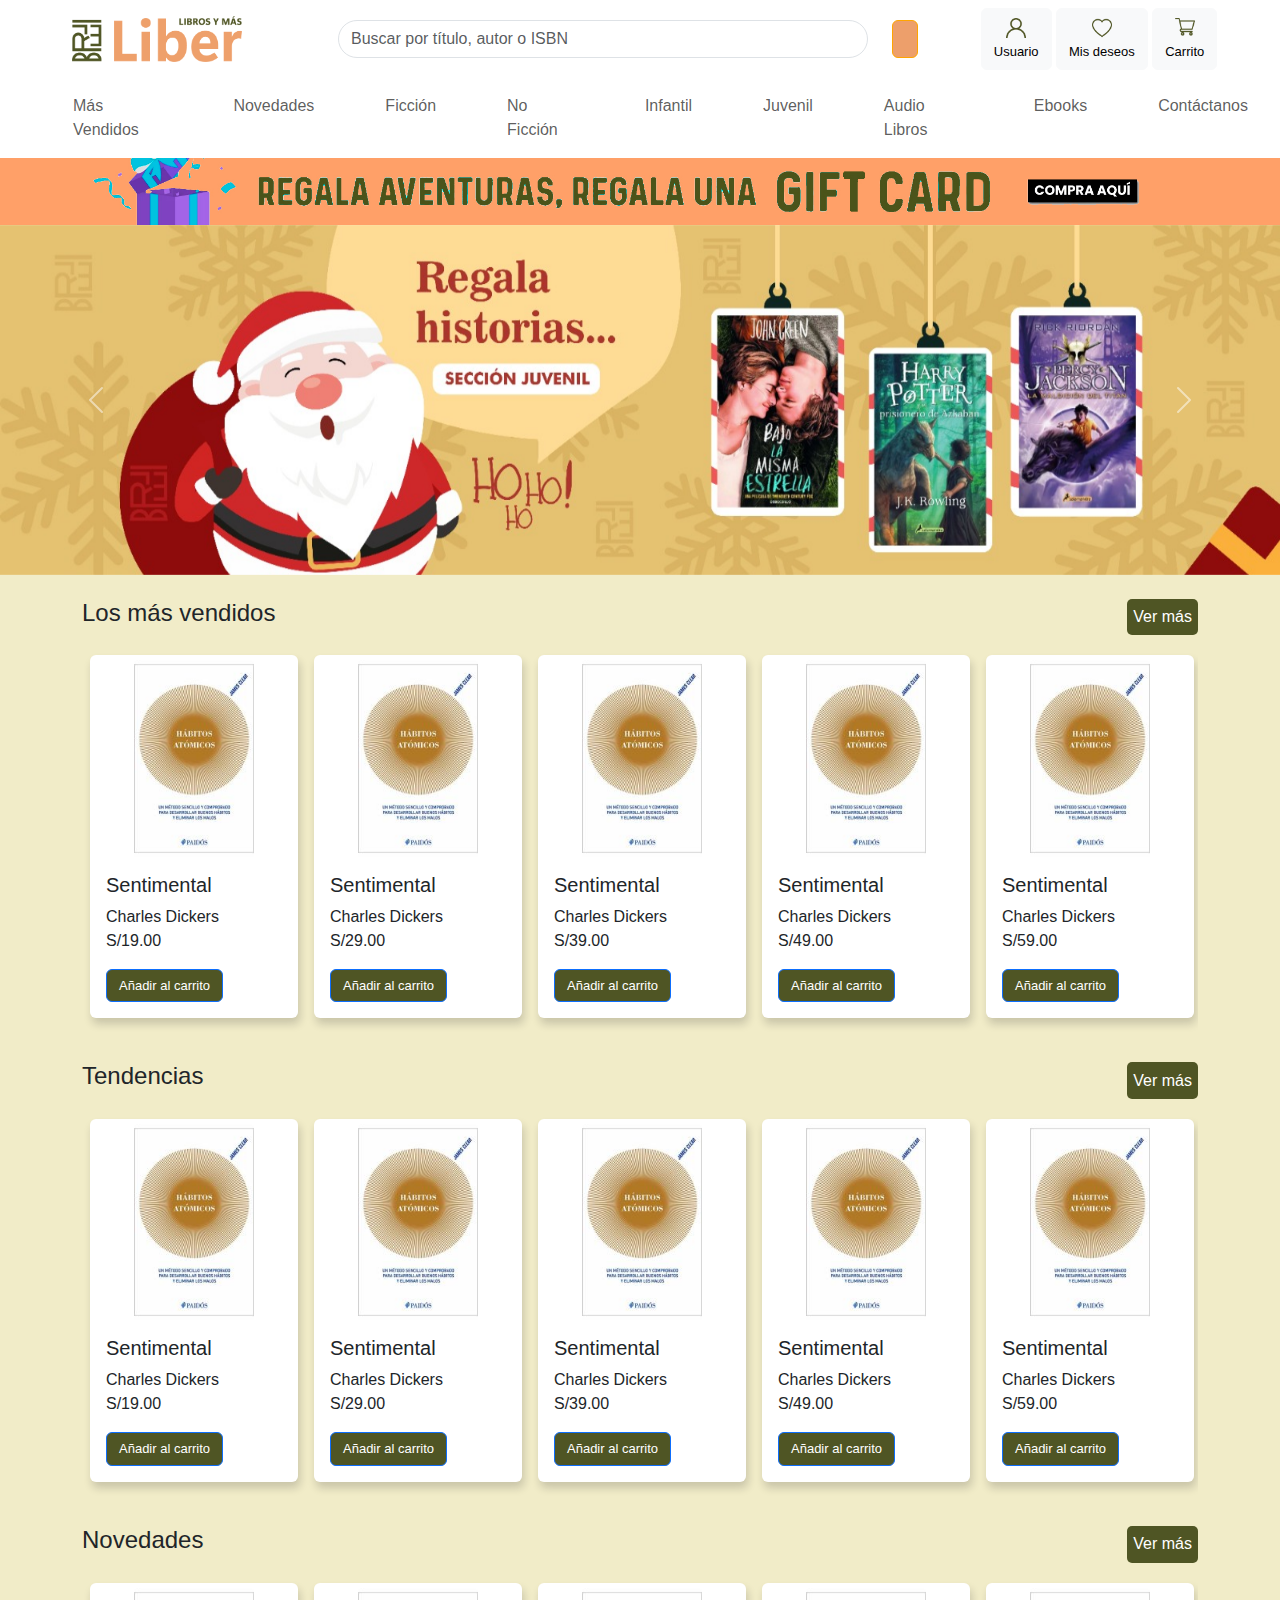
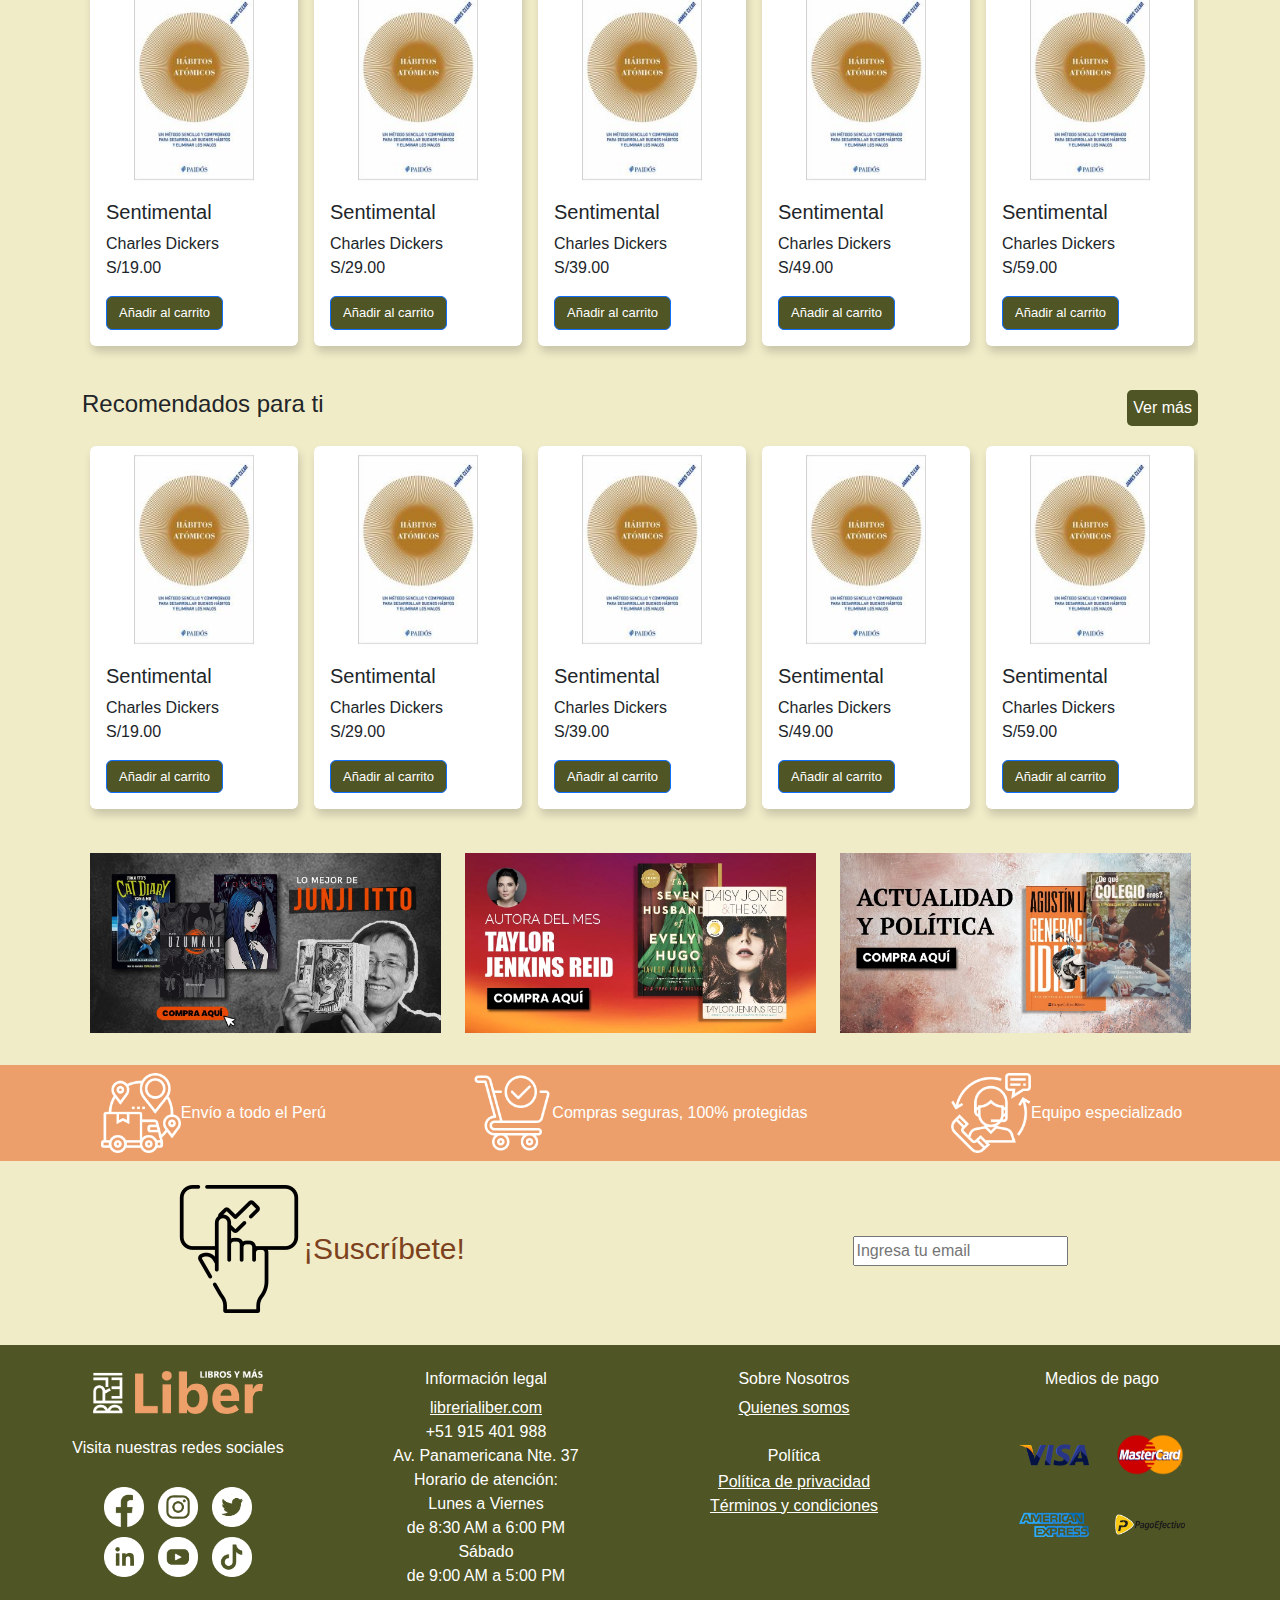
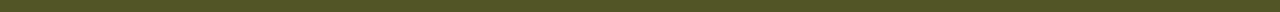
<file: index.html>
<!DOCTYPE html>
<html lang="es">

<head>
    <meta charset="UTF-8">
    <meta name="viewport" content="width=device-width, initial-scale=1.0">
    <title>Librería Liber</title>
    <link rel="icon" href="img/letra-l.png">
    <link rel="stylesheet" href="https://cdnjs.cloudflare.com/ajax/libs/font-awesome/6.4.2/css/all.min.css"
        integrity="sha512-z3gLpd7yknf1YoNbCzqRKc4qyor8gaKU1qmn+CShxbuBusANI9QpRohGBreCFkKxLhei6S9CQXFEbbKuqLg0DA=="
        crossorigin="anonymous" referrerpolicy="no-referrer" />
    <link rel="stylesheet" href="css/bootstrap.min.css">
    <link rel="stylesheet" href="css/misEstilos.css">
</head>

<body id="grid">
    <!-- ENCABEZADO -->
    <header id="encabezado" class="container-fluid">
        <div class="row">
            <!-- fila 1 -->
            <div class="row py-2">
                <div class="col-lg-3 d-flex align-items-center justify-content-center">
                    <img id="logo" class="img-fluid" src="img/LibreriaReccursoLogo (1).png" alt="Liber">
                </div>
                <div class="col-lg-6 d-flex align-items-center justify-content-center">
                    <nav class="navbar">
                        <div class="container-fluid">
                            <form class="d-flex" role="search">
                                <input id="busqueda" class="form-control me-4" type="search"
                                    placeholder="Buscar por título, autor o ISBN" size="100%" aria-label="Search">
                                <button id="botonBusqueda" class="btn btn-outline-success" type="submit"><i
                                        class="fa-solid fa-magnifying-glass" style="color: 4F5524;"></i></button>
                            </form>
                        </div>
                    </nav>
                </div>
                <div class="col-lg-3 d-flex justify-content-center align-items-center">
                    <div>
                        <button type="button" class="btn btn-light"><img id="imgEnc" src="img/usuario.png"
                                alt=""><br><span id="letraEnc">Usuario</span></button>
                        <button type="button" class="btn btn-light"><img id="imgEnc" src="img/corazon.png"
                                alt=""><br><span id="letraEnc">Mis deseos</span></button>
                        <button type="button" class="btn btn-light"><img id="imgEnc" src="img/carrito-de-compras.png"
                                alt=""><br><span id="letraEnc">Carrito</span></button>
                    </div>
                </div>
            </div>
            <!-- fila2 -->
            <nav class="row container navbar navbar-expand-lg  bg-white">
                <div class="container d-flex justify-content-center align-items-center">
                    <div id="market"></div>
                    <div class="navbar-brand " style="color: #7c421d;" href="#">Menú</div>
                    <button class="navbar-toggler" type="button" data-bs-toggle="collapse"
                        data-bs-target="#navbarSupportedContent" aria-controls="navbarSupportedContent"
                        aria-expanded="false" aria-label="Toggle navigation">
                        <span class="navbar-toggler-icon"></span>
                    </button>
                    <div  class="collapse navbar-collapse " id="navbarSupportedContent">
                        <ul id="barraEnc" style="margin-left: 10px;" class="navbar-nav me-auto mb-2 mb-lg-0 d-flex ">
                            <li  class="nav-item5 dropdown">
                                <a class="nav-link " href="#" id="navbarDropdown" role="button"
                                    data-bs-toggle="dropdown" aria-expanded="false">
                                    Más Vendidos
                                </a>
                                <ul class="dropdown-menu">
                                    <li><a class="dropdown-item" href="#">Action</a></li>
                                    <li><a class="dropdown-item" href="#">Another action</a></li>
                                    <li>
                                        <hr class="dropdown-divider">
                                    </li>
                                    <li><a class="dropdown-item" href="#">Something else here</a></li>
                                </ul>
                            </li>
                            <li class="nav-item5 dropdown">
                                <a class="nav-link " href="#" id="navbarDropdown" role="button"
                                    data-bs-toggle="dropdown" aria-expanded="false">
                                    Novedades
                                </a>
                                <ul class="dropdown-menu">
                                    <li><a class="dropdown-item" href="#">Action</a></li>
                                    <li><a class="dropdown-item" href="#">Another action</a></li>
                                    <li>
                                        <hr class="dropdown-divider">
                                    </li>
                                    <li><a class="dropdown-item" href="#">Something else here</a></li>
                                </ul>
                            </li>
                            <li class="nav-item5 dropdown">
                                <a class="nav-link " href="#" id="navbarDropdown" role="button"
                                    data-bs-toggle="dropdown" aria-expanded="false">
                                    Ficción
                                </a>
                                <ul class="dropdown-menu">
                                    <li><a class="dropdown-item" href="#">Action</a></li>
                                    <li><a class="dropdown-item" href="#">Another action</a></li>
                                    <li>
                                        <hr class="dropdown-divider">
                                    </li>
                                    <li><a class="dropdown-item" href="#">Something else here</a></li>
                                </ul>
                            </li>
                            <li class="nav-item5 dropdown">
                                <a class="nav-link " href="#" id="navbarDropdown" role="button"
                                    data-bs-toggle="dropdown" aria-expanded="false">
                                    No Ficción
                                </a>
                                <ul class="dropdown-menu">
                                    <li><a class="dropdown-item" href="#">Action</a></li>
                                    <li><a class="dropdown-item" href="#">Another action</a></li>
                                    <li>
                                        <hr class="dropdown-divider">
                                    </li>
                                    <li><a class="dropdown-item" href="#">Something else here</a></li>
                                </ul>
                            </li>
                            <li class="nav-item5 dropdown">
                                <a class="nav-link " href="#" id="navbarDropdown" role="button"
                                    data-bs-toggle="dropdown" aria-expanded="false">
                                    Infantil
                                </a>
                                <ul class="dropdown-menu">
                                    <li><a class="dropdown-item" href="#">Action</a></li>
                                    <li><a class="dropdown-item" href="#">Another action</a></li>
                                    <li>
                                        <hr class="dropdown-divider">
                                    </li>
                                    <li><a class="dropdown-item" href="#">Something else here</a></li>
                                </ul>
                            </li>
                            <li class="nav-item5 dropdown">
                                <a class="nav-link " href="#" id="navbarDropdown" role="button"
                                    data-bs-toggle="dropdown" aria-expanded="false">
                                    Juvenil
                                </a>
                                <ul class="dropdown-menu">
                                    <li><a class="dropdown-item" href="#">Action</a></li>
                                    <li><a class="dropdown-item" href="#">Another action</a></li>
                                    <li>
                                        <hr class="dropdown-divider">
                                    </li>
                                    <li><a class="dropdown-item" href="#">Something else here</a></li>
                                </ul>
                            </li>
                            <li class="nav-item5 dropdown">
                                <a class="nav-link " href="#" id="navbarDropdown" role="button"
                                    data-bs-toggle="dropdown" aria-expanded="false">
                                    Audio Libros
                                </a>
                                <ul class="dropdown-menu">
                                    <li><a class="dropdown-item" href="#">Action</a></li>
                                    <li><a class="dropdown-item" href="#">Another action</a></li>
                                    <li>
                                        <hr class="dropdown-divider">
                                    </li>
                                    <li><a class="dropdown-item" href="#">Something else here</a></li>
                                </ul>
                            </li>
                            <li class="nav-item5 dropdown">
                                <a class="nav-link " href="#" id="navbarDropdown" role="button"
                                    data-bs-toggle="dropdown" aria-expanded="false">
                                    Ebooks
                                </a>
                                <ul class="dropdown-menu">
                                    <li><a class="dropdown-item" href="#">Action</a></li>
                                    <li><a class="dropdown-item" href="#">Another action</a></li>
                                    <li>
                                        <hr class="dropdown-divider">
                                    </li>
                                    <li><a class="dropdown-item" href="#">Something else here</a></li>
                                </ul>
                            </li>
                            <li class="nav-item5 dropdown">
                                <a class="nav-link " href="#" id="navbarDropdown" role="button"
                                    data-bs-toggle="dropdown" aria-expanded="false">
                                    Contáctanos
                                </a>
                                <ul class="dropdown-menu">
                                    <li><a class="dropdown-item" href="#">Action</a></li>
                                    <li><a class="dropdown-item" href="#">Another action</a></li>
                                    <li>
                                        <hr class="dropdown-divider">
                                    </li>
                                    <li><a class="dropdown-item" href="#">Something else here</a></li>
                                </ul>
                            </li>
                        </ul>
                    </div>
                </div>
            </nav>
        </div>
    </header>

    <!-- CUERPO -->
    <section id="cuerpo" class="container-fluid">
        <!-- AnuncioLargo -->
        <div id="anuncio" class="row">
            <img src="img/anuncioLargoVerde.jpg" alt="">
        </div>
        <!-- CarruselPublicidad -->
        <div class="row">
            <div id="carrusel" class="carousel slide" data-bs-ride="carousel">
                <div class="carousel-inner" i>
                    <div class="carousel-item active">
                        <img src="img/publiGrandeNvidad.jpeg" class="d-block w-100" alt="...">
                    </div>
                    <div class="carousel-item">
                        <img src="img/piblicidadGrande.jpg" class="d-block w-100" alt="...">
                    </div>
                </div>
                <button class="carousel-control-prev" type="button" data-bs-target="#carrusel" data-bs-slide="prev">
                    <span class="carousel-control-prev-icon" aria-hidden="true"></span>
                    <span class="visually-hidden">Previous</span>
                </button>
                <button class="carousel-control-next" type="button" data-bs-target="#carrusel" data-bs-slide="next">
                    <span class="carousel-control-next-icon" aria-hidden="true"></span>
                    <span class="visually-hidden">Next</span>
                </button>
            </div>
        </div>
        <!-- Carrusel de Libros -->
        <div class="container pt-4">
            <div class="row">
                <div class="col-lg-6">
                    <p class="h4">Los más vendidos</p>
                </div>
                <div class="col-lg-6 justify-content-next d-flex justify-content-end ">
                    <button class="text-white" type="button"
                        style="background-color: #4f5524; border: none; border-radius: 5px;">Ver más</button>
                </div>
            </div>
        </div>
        <div class="productos-recomendados contenedor">
            <div class="contenedor-principal container">
                <button role="button" id="flecha-izquierda" class="flecha-izquierda"><i
                        class="fa-solid fa-angle-left"></i></button>
                <div class="contenedor-carousel">
                    <div class="carousel-products">
                        <div class="producto">
                            <div class="card" style="width: 13rem;">
                                <div style="text-align: center;">
                                    <img id="img"
                                        style="width: 120px; margin-top: 5px;justify-content: center; border: none;"
                                        src="img/libro1.jpg" class="card-img-top" alt="...">
                                </div>
                                <div class="card-body">
                                    <h5 class="card-title">Sentimental</h5>
                                    <p class="card-text">Charles Dickers <br> S/19.00</p>
                                    <a href="#" style="font-size: 13px; background-color: #4f5524;"
                                        class="btn btn-primary">Añadir al carrito</a>
                                </div>
                            </div>
                        </div>
                        <div class="producto">
                            <div class="card" style="width: 13rem;">
                                <div style="text-align: center;">
                                    <img id="img"
                                        style="width: 120px; margin-top: 5px;justify-content: center; border: none;"
                                        src="img/libro1.jpg" class="card-img-top" alt="...">
                                </div>
                                <div class="card-body">
                                    <h5 class="card-title">Sentimental</h5>
                                    <p class="card-text">Charles Dickers <br> S/29.00</p>
                                    <a href="#" style="font-size: 13px; background-color: #4f5524;"
                                        class="btn btn-primary">Añadir al carrito</a>
                                </div>
                            </div>
                        </div>
                        <div class="producto">
                            <div class="card" style="width: 13rem;">
                                <div style="text-align: center;">
                                    <img id="img"
                                        style="width: 120px; margin-top: 5px;justify-content: center; border: none;"
                                        src="img/libro1.jpg" class="card-img-top" alt="...">
                                </div>
                                <div class="card-body">
                                    <h5 class="card-title">Sentimental</h5>
                                    <p class="card-text">Charles Dickers <br> S/39.00</p>
                                    <a href="#" style="font-size: 13px; background-color: #4f5524;"
                                        class="btn btn-primary">Añadir al carrito</a>
                                </div>
                            </div>
                        </div>
                        <div class="producto">
                            <div class="card" style="width: 13rem;">
                                <div style="text-align: center;">
                                    <img id="img"
                                        style="width: 120px; margin-top: 5px;justify-content: center; border: none;"
                                        src="img/libro1.jpg" class="card-img-top" alt="...">
                                </div>
                                <div class="card-body">
                                    <h5 class="card-title">Sentimental</h5>
                                    <p class="card-text">Charles Dickers <br> S/49.00</p>
                                    <a href="#" style="font-size: 13px; background-color: #4f5524;"
                                        class="btn btn-primary">Añadir al carrito</a>
                                </div>
                            </div>
                        </div>
                        <div class="producto">
                            <div class="card" style="width: 13rem;">
                                <div style="text-align: center;">
                                    <img id="img"
                                        style="width: 120px; margin-top: 5px;justify-content: center; border: none;"
                                        src="img/libro1.jpg" class="card-img-top" alt="...">
                                </div>
                                <div class="card-body">
                                    <h5 class="card-title">Sentimental</h5>
                                    <p class="card-text">Charles Dickers <br> S/59.00</p>
                                    <a href="#" style="font-size: 13px; background-color: #4f5524;"
                                        class="btn btn-primary">Añadir al carrito</a>
                                </div>
                            </div>
                        </div>
                        <div class="producto">
                            <div class="card" style="width: 13rem;">
                                <div style="text-align: center;">
                                    <img id="img"
                                        style="width: 120px; margin-top: 5px;justify-content: center; border: none;"
                                        src="img/libro1.jpg" class="card-img-top" alt="...">
                                </div>
                                <div class="card-body">
                                    <h5 class="card-title">Sentimental</h5>
                                    <p class="card-text">Charles Dickers <br> S/69.00</p>
                                    <a href="#" style="font-size: 13px; background-color: #4f5524;"
                                        class="btn btn-primary">Añadir al carrito</a>
                                </div>
                            </div>
                        </div>
                        <div class="producto">
                            <div class="card" style="width: 13rem;">
                                <div style="text-align: center;">
                                    <img id="img"
                                        style="width: 120px; margin-top: 5px;justify-content: center; border: none;"
                                        src="img/libro1.jpg" class="card-img-top" alt="...">
                                </div>
                                <div class="card-body">
                                    <h5 class="card-title">Sentimental</h5>
                                    <p class="card-text">Charles Dickers <br> S/79.00</p>
                                    <a href="#" style="font-size: 13px; background-color: #4f5524;"
                                        class="btn btn-primary">Añadir al carrito</a>
                                </div>
                            </div>
                        </div>
                        <div class="producto">
                            <div class="card" style="width: 13rem;">
                                <div style="text-align: center;">
                                    <img id="img"
                                        style="width: 120px; margin-top: 5px;justify-content: center; border: none;"
                                        src="img/libro1.jpg" class="card-img-top" alt="...">
                                </div>
                                <div class="card-body">
                                    <h5 class="card-title">Sentimental</h5>
                                    <p class="card-text">Charles Dickers <br> S/89.00</p>
                                    <a href="#" style="font-size: 13px; background-color: #4f5524;"
                                        class="btn btn-primary">Añadir al carrito</a>
                                </div>
                            </div>
                        </div>
                        <div class="producto">
                            <div class="card" style="width: 13rem;">
                                <div style="text-align: center;">
                                    <img id="img"
                                        style="width: 120px; margin-top: 5px;justify-content: center; border: none;"
                                        src="img/libro1.jpg" class="card-img-top" alt="...">
                                </div>
                                <div class="card-body">
                                    <h5 class="card-title">Sentimental</h5>
                                    <p class="card-text">Charles Dickers <br> S/99.00</p>
                                    <a href="#" style="font-size: 13px; background-color: #4f5524;"
                                        class="btn btn-primary">Añadir al carrito</a>
                                </div>
                            </div>
                        </div>
                        <div class="producto">
                            <div class="card" style="width: 13rem;">
                                <div style="text-align: center;">
                                    <img id="img"
                                        style="width: 120px; margin-top: 5px;justify-content: center; border: none;"
                                        src="img/libro1.jpg" class="card-img-top" alt="...">
                                </div>
                                <div class="card-body">
                                    <h5 class="card-title">Sentimental</h5>
                                    <p class="card-text">Charles Dickers <br> S/109.00</p>
                                    <a href="#" style="font-size: 13px; background-color: #4f5524;"
                                        class="btn btn-primary">Añadir al carrito</a>
                                </div>
                            </div>
                        </div>

                    </div>
                </div>
                <button role="button" id="flecha-derecha" class="flecha-derecha"><i
                        class="fa-solid fa-angle-right"></i></button>
            </div>
        </div>
        <div class="container pt-4">
            <div class="row">
                <div class="col-lg-6">
                    <p class="h4">Tendencias</p>
                </div>
                <div class="col-lg-6 justify-content-next d-flex justify-content-end ">
                    <button class="text-white" type="button"
                        style="background-color: #4f5524; border: none; border-radius: 5px;">Ver más</button>
                </div>
            </div>
        </div>
        <div class="productos-recomendados contenedor">
            <div class="contenedor-principal container">
                <button role="button" id="flecha-izquierda2" class="flecha-izquierda"><i
                        class="fa-solid fa-angle-left"></i></button>
                <div class="contenedor-carousel2">
                    <div class="carousel-products">
                        <div class="producto">
                            <div class="card" style="width: 13rem;">
                                <div style="text-align: center;">
                                    <img id="img"
                                        style="width: 120px; margin-top: 5px;justify-content: center; border: none;"
                                        src="img/libro1.jpg" class="card-img-top" alt="...">
                                </div>
                                <div class="card-body">
                                    <h5 class="card-title">Sentimental</h5>
                                    <p class="card-text">Charles Dickers <br> S/19.00</p>
                                    <a href="#" style="font-size: 13px; background-color: #4f5524;"
                                        class="btn btn-primary">Añadir al carrito</a>
                                </div>
                            </div>
                        </div>
                        <div class="producto">
                            <div class="card" style="width: 13rem;">
                                <div style="text-align: center;">
                                    <img id="img"
                                        style="width: 120px; margin-top: 5px;justify-content: center; border: none;"
                                        src="img/libro1.jpg" class="card-img-top" alt="...">
                                </div>
                                <div class="card-body">
                                    <h5 class="card-title">Sentimental</h5>
                                    <p class="card-text">Charles Dickers <br> S/29.00</p>
                                    <a href="#" style="font-size: 13px; background-color: #4f5524;"
                                        class="btn btn-primary">Añadir al carrito</a>
                                </div>
                            </div>
                        </div>
                        <div class="producto">
                            <div class="card" style="width: 13rem;">
                                <div style="text-align: center;">
                                    <img id="img"
                                        style="width: 120px; margin-top: 5px;justify-content: center; border: none;"
                                        src="img/libro1.jpg" class="card-img-top" alt="...">
                                </div>
                                <div class="card-body">
                                    <h5 class="card-title">Sentimental</h5>
                                    <p class="card-text">Charles Dickers <br> S/39.00</p>
                                    <a href="#" style="font-size: 13px; background-color: #4f5524;"
                                        class="btn btn-primary">Añadir al carrito</a>
                                </div>
                            </div>
                        </div>
                        <div class="producto">
                            <div class="card" style="width: 13rem;">
                                <div style="text-align: center;">
                                    <img id="img"
                                        style="width: 120px; margin-top: 5px;justify-content: center; border: none;"
                                        src="img/libro1.jpg" class="card-img-top" alt="...">
                                </div>
                                <div class="card-body">
                                    <h5 class="card-title">Sentimental</h5>
                                    <p class="card-text">Charles Dickers <br> S/49.00</p>
                                    <a href="#" style="font-size: 13px; background-color: #4f5524;"
                                        class="btn btn-primary">Añadir al carrito</a>
                                </div>
                            </div>
                        </div>
                        <div class="producto">
                            <div class="card" style="width: 13rem;">
                                <div style="text-align: center;">
                                    <img id="img"
                                        style="width: 120px; margin-top: 5px;justify-content: center; border: none;"
                                        src="img/libro1.jpg" class="card-img-top" alt="...">
                                </div>
                                <div class="card-body">
                                    <h5 class="card-title">Sentimental</h5>
                                    <p class="card-text">Charles Dickers <br> S/59.00</p>
                                    <a href="#" style="font-size: 13px; background-color: #4f5524;"
                                        class="btn btn-primary">Añadir al carrito</a>
                                </div>
                            </div>
                        </div>
                        <div class="producto">
                            <div class="card" style="width: 13rem;">
                                <div style="text-align: center;">
                                    <img id="img"
                                        style="width: 120px; margin-top: 5px;justify-content: center; border: none;"
                                        src="img/libro1.jpg" class="card-img-top" alt="...">
                                </div>
                                <div class="card-body">
                                    <h5 class="card-title">Sentimental</h5>
                                    <p class="card-text">Charles Dickers <br> S/69.00</p>
                                    <a href="#" style="font-size: 13px; background-color: #4f5524;"
                                        class="btn btn-primary">Añadir al carrito</a>
                                </div>
                            </div>
                        </div>
                        <div class="producto">
                            <div class="card" style="width: 13rem;">
                                <div style="text-align: center;">
                                    <img id="img"
                                        style="width: 120px; margin-top: 5px;justify-content: center; border: none;"
                                        src="img/libro1.jpg" class="card-img-top" alt="...">
                                </div>
                                <div class="card-body">
                                    <h5 class="card-title">Sentimental</h5>
                                    <p class="card-text">Charles Dickers <br> S/79.00</p>
                                    <a href="#" style="font-size: 13px; background-color: #4f5524;"
                                        class="btn btn-primary">Añadir al carrito</a>
                                </div>
                            </div>
                        </div>
                        <div class="producto">
                            <div class="card" style="width: 13rem;">
                                <div style="text-align: center;">
                                    <img id="img"
                                        style="width: 120px; margin-top: 5px;justify-content: center; border: none;"
                                        src="img/libro1.jpg" class="card-img-top" alt="...">
                                </div>
                                <div class="card-body">
                                    <h5 class="card-title">Sentimental</h5>
                                    <p class="card-text">Charles Dickers <br> S/89.00</p>
                                    <a href="#" style="font-size: 13px; background-color: #4f5524;"
                                        class="btn btn-primary">Añadir al carrito</a>
                                </div>
                            </div>
                        </div>
                        <div class="producto">
                            <div class="card" style="width: 13rem;">
                                <div style="text-align: center;">
                                    <img id="img"
                                        style="width: 120px; margin-top: 5px;justify-content: center; border: none;"
                                        src="img/libro1.jpg" class="card-img-top" alt="...">
                                </div>
                                <div class="card-body">
                                    <h5 class="card-title">Sentimental</h5>
                                    <p class="card-text">Charles Dickers <br> S/99.00</p>
                                    <a href="#" style="font-size: 13px; background-color: #4f5524;"
                                        class="btn btn-primary">Añadir al carrito</a>
                                </div>
                            </div>
                        </div>
                        <div class="producto">
                            <div class="card" style="width: 13rem;">
                                <div style="text-align: center;">
                                    <img id="img"
                                        style="width: 120px; margin-top: 5px;justify-content: center; border: none;"
                                        src="img/libro1.jpg" class="card-img-top" alt="...">
                                </div>
                                <div class="card-body">
                                    <h5 class="card-title">Sentimental</h5>
                                    <p class="card-text">Charles Dickers <br> S/109.00</p>
                                    <a href="#" style="font-size: 13px; background-color: #4f5524;"
                                        class="btn btn-primary">Añadir al carrito</a>
                                </div>
                            </div>
                        </div>

                    </div>
                </div>
                <button role="button" id="flecha-derecha2" class="flecha-derecha"><i
                        class="fa-solid fa-angle-right"></i></button>
            </div>
        </div>
        <div class="container pt-4">
            <div class="row">
                <div class="col-lg-6">
                    <p class="h4">Novedades</p>
                </div>
                <div class="col-lg-6 justify-content-next d-flex justify-content-end ">
                    <button class="text-white" type="button"
                        style="background-color: #4f5524; border: none; border-radius: 5px;">Ver más</button>
                </div>
            </div>
        </div>
        <div class="productos-recomendados contenedor">
            <div class="contenedor-principal container">
                <button role="button" id="flecha-izquierda3" class="flecha-izquierda"><i
                        class="fa-solid fa-angle-left"></i></button>
                <div class="contenedor-carousel3">
                    <div class="carousel-products">
                        <div class="producto">
                            <div class="card" style="width: 13rem;">
                                <div style="text-align: center;">
                                    <img id="img"
                                        style="width: 120px; margin-top: 5px;justify-content: center; border: none;"
                                        src="img/libro1.jpg" class="card-img-top" alt="...">
                                </div>
                                <div class="card-body">
                                    <h5 class="card-title">Sentimental</h5>
                                    <p class="card-text">Charles Dickers <br> S/19.00</p>
                                    <a href="#" style="font-size: 13px; background-color: #4f5524;"
                                        class="btn btn-primary">Añadir al carrito</a>
                                </div>
                            </div>
                        </div>
                        <div class="producto">
                            <div class="card" style="width: 13rem;">
                                <div style="text-align: center;">
                                    <img id="img"
                                        style="width: 120px; margin-top: 5px;justify-content: center; border: none;"
                                        src="img/libro1.jpg" class="card-img-top" alt="...">
                                </div>
                                <div class="card-body">
                                    <h5 class="card-title">Sentimental</h5>
                                    <p class="card-text">Charles Dickers <br> S/29.00</p>
                                    <a href="#" style="font-size: 13px; background-color: #4f5524;"
                                        class="btn btn-primary">Añadir al carrito</a>
                                </div>
                            </div>
                        </div>
                        <div class="producto">
                            <div class="card" style="width: 13rem;">
                                <div style="text-align: center;">
                                    <img id="img"
                                        style="width: 120px; margin-top: 5px;justify-content: center; border: none;"
                                        src="img/libro1.jpg" class="card-img-top" alt="...">
                                </div>
                                <div class="card-body">
                                    <h5 class="card-title">Sentimental</h5>
                                    <p class="card-text">Charles Dickers <br> S/39.00</p>
                                    <a href="#" style="font-size: 13px; background-color: #4f5524;"
                                        class="btn btn-primary">Añadir al carrito</a>
                                </div>
                            </div>
                        </div>
                        <div class="producto">
                            <div class="card" style="width: 13rem;">
                                <div style="text-align: center;">
                                    <img id="img"
                                        style="width: 120px; margin-top: 5px;justify-content: center; border: none;"
                                        src="img/libro1.jpg" class="card-img-top" alt="...">
                                </div>
                                <div class="card-body">
                                    <h5 class="card-title">Sentimental</h5>
                                    <p class="card-text">Charles Dickers <br> S/49.00</p>
                                    <a href="#" style="font-size: 13px; background-color: #4f5524;"
                                        class="btn btn-primary">Añadir al carrito</a>
                                </div>
                            </div>
                        </div>
                        <div class="producto">
                            <div class="card" style="width: 13rem;">
                                <div style="text-align: center;">
                                    <img id="img"
                                        style="width: 120px; margin-top: 5px;justify-content: center; border: none;"
                                        src="img/libro1.jpg" class="card-img-top" alt="...">
                                </div>
                                <div class="card-body">
                                    <h5 class="card-title">Sentimental</h5>
                                    <p class="card-text">Charles Dickers <br> S/59.00</p>
                                    <a href="#" style="font-size: 13px; background-color: #4f5524;"
                                        class="btn btn-primary">Añadir al carrito</a>
                                </div>
                            </div>
                        </div>
                        <div class="producto">
                            <div class="card" style="width: 13rem;">
                                <div style="text-align: center;">
                                    <img id="img"
                                        style="width: 120px; margin-top: 5px;justify-content: center; border: none;"
                                        src="img/libro1.jpg" class="card-img-top" alt="...">
                                </div>
                                <div class="card-body">
                                    <h5 class="card-title">Sentimental</h5>
                                    <p class="card-text">Charles Dickers <br> S/69.00</p>
                                    <a href="#" style="font-size: 13px; background-color: #4f5524;"
                                        class="btn btn-primary">Añadir al carrito</a>
                                </div>
                            </div>
                        </div>
                        <div class="producto">
                            <div class="card" style="width: 13rem;">
                                <div style="text-align: center;">
                                    <img id="img"
                                        style="width: 120px; margin-top: 5px;justify-content: center; border: none;"
                                        src="img/libro1.jpg" class="card-img-top" alt="...">
                                </div>
                                <div class="card-body">
                                    <h5 class="card-title">Sentimental</h5>
                                    <p class="card-text">Charles Dickers <br> S/79.00</p>
                                    <a href="#" style="font-size: 13px; background-color: #4f5524;"
                                        class="btn btn-primary">Añadir al carrito</a>
                                </div>
                            </div>
                        </div>
                        <div class="producto">
                            <div class="card" style="width: 13rem;">
                                <div style="text-align: center;">
                                    <img id="img"
                                        style="width: 120px; margin-top: 5px;justify-content: center; border: none;"
                                        src="img/libro1.jpg" class="card-img-top" alt="...">
                                </div>
                                <div class="card-body">
                                    <h5 class="card-title">Sentimental</h5>
                                    <p class="card-text">Charles Dickers <br> S/89.00</p>
                                    <a href="#" style="font-size: 13px; background-color: #4f5524;"
                                        class="btn btn-primary">Añadir al carrito</a>
                                </div>
                            </div>
                        </div>
                        <div class="producto">
                            <div class="card" style="width: 13rem;">
                                <div style="text-align: center;">
                                    <img id="img"
                                        style="width: 120px; margin-top: 5px;justify-content: center; border: none;"
                                        src="img/libro1.jpg" class="card-img-top" alt="...">
                                </div>
                                <div class="card-body">
                                    <h5 class="card-title">Sentimental</h5>
                                    <p class="card-text">Charles Dickers <br> S/99.00</p>
                                    <a href="#" style="font-size: 13px; background-color: #4f5524;"
                                        class="btn btn-primary">Añadir al carrito</a>
                                </div>
                            </div>
                        </div>
                        <div class="producto">
                            <div class="card" style="width: 13rem;">
                                <div style="text-align: center;">
                                    <img id="img"
                                        style="width: 120px; margin-top: 5px;justify-content: center; border: none;"
                                        src="img/libro1.jpg" class="card-img-top" alt="...">
                                </div>
                                <div class="card-body">
                                    <h5 class="card-title">Sentimental</h5>
                                    <p class="card-text">Charles Dickers <br> S/109.00</p>
                                    <a href="#" style="font-size: 13px; background-color: #4f5524;"
                                        class="btn btn-primary">Añadir al carrito</a>
                                </div>
                            </div>
                        </div>

                    </div>
                </div>
                <button role="button" id="flecha-derecha3" class="flecha-derecha"><i
                        class="fa-solid fa-angle-right"></i></button>
            </div>
        </div>
        <div class="container pt-4">
            <div class="row">
                <div class="col-lg-6">
                    <p class="h4">Recomendados para ti</p>
                </div>
                <div class="col-lg-6 justify-content-next d-flex justify-content-end ">
                    <button class="text-white" type="button"
                        style="background-color: #4f5524; border: none; border-radius: 5px;">Ver más</button>
                </div>
            </div>
        </div>
        <div class="productos-recomendados contenedor">
            <div class="contenedor-principal container">
                <button role="button" id="flecha-izquierda4" class="flecha-izquierda"><i
                        class="fa-solid fa-angle-left"></i></button>
                <div class="contenedor-carousel4">
                    <div class="carousel-products">
                        <div class="producto">
                            <div class="card" style="width: 13rem;">
                                <div style="text-align: center;">
                                    <img id="img"
                                        style="width: 120px; margin-top: 5px;justify-content: center; border: none;"
                                        src="img/libro1.jpg" class="card-img-top" alt="...">
                                </div>
                                <div class="card-body">
                                    <h5 class="card-title">Sentimental</h5>
                                    <p class="card-text">Charles Dickers <br> S/19.00</p>
                                    <a href="#" style="font-size: 13px; background-color: #4f5524;"
                                        class="btn btn-primary">Añadir al carrito</a>
                                </div>
                            </div>
                        </div>
                        <div class="producto">
                            <div class="card" style="width: 13rem;">
                                <div style="text-align: center;">
                                    <img id="img"
                                        style="width: 120px; margin-top: 5px;justify-content: center; border: none;"
                                        src="img/libro1.jpg" class="card-img-top" alt="...">
                                </div>
                                <div class="card-body">
                                    <h5 class="card-title">Sentimental</h5>
                                    <p class="card-text">Charles Dickers <br> S/29.00</p>
                                    <a href="#" style="font-size: 13px; background-color: #4f5524;"
                                        class="btn btn-primary">Añadir al carrito</a>
                                </div>
                            </div>
                        </div>
                        <div class="producto">
                            <div class="card" style="width: 13rem;">
                                <div style="text-align: center;">
                                    <img id="img"
                                        style="width: 120px; margin-top: 5px;justify-content: center; border: none;"
                                        src="img/libro1.jpg" class="card-img-top" alt="...">
                                </div>
                                <div class="card-body">
                                    <h5 class="card-title">Sentimental</h5>
                                    <p class="card-text">Charles Dickers <br> S/39.00</p>
                                    <a href="#" style="font-size: 13px; background-color: #4f5524;"
                                        class="btn btn-primary">Añadir al carrito</a>
                                </div>
                            </div>
                        </div>
                        <div class="producto">
                            <div class="card" style="width: 13rem;">
                                <div style="text-align: center;">
                                    <img id="img"
                                        style="width: 120px; margin-top: 5px;justify-content: center; border: none;"
                                        src="img/libro1.jpg" class="card-img-top" alt="...">
                                </div>
                                <div class="card-body">
                                    <h5 class="card-title">Sentimental</h5>
                                    <p class="card-text">Charles Dickers <br> S/49.00</p>
                                    <a href="#" style="font-size: 13px; background-color: #4f5524;"
                                        class="btn btn-primary">Añadir al carrito</a>
                                </div>
                            </div>
                        </div>
                        <div class="producto">
                            <div class="card" style="width: 13rem;">
                                <div style="text-align: center;">
                                    <img id="img"
                                        style="width: 120px; margin-top: 5px;justify-content: center; border: none;"
                                        src="img/libro1.jpg" class="card-img-top" alt="...">
                                </div>
                                <div class="card-body">
                                    <h5 class="card-title">Sentimental</h5>
                                    <p class="card-text">Charles Dickers <br> S/59.00</p>
                                    <a href="#" style="font-size: 13px; background-color: #4f5524;"
                                        class="btn btn-primary">Añadir al carrito</a>
                                </div>
                            </div>
                        </div>
                        <div class="producto">
                            <div class="card" style="width: 13rem;">
                                <div style="text-align: center;">
                                    <img id="img"
                                        style="width: 120px; margin-top: 5px;justify-content: center; border: none;"
                                        src="img/libro1.jpg" class="card-img-top" alt="...">
                                </div>
                                <div class="card-body">
                                    <h5 class="card-title">Sentimental</h5>
                                    <p class="card-text">Charles Dickers <br> S/69.00</p>
                                    <a href="#" style="font-size: 13px; background-color: #4f5524;"
                                        class="btn btn-primary">Añadir al carrito</a>
                                </div>
                            </div>
                        </div>
                        <div class="producto">
                            <div class="card" style="width: 13rem;">
                                <div style="text-align: center;">
                                    <img id="img"
                                        style="width: 120px; margin-top: 5px;justify-content: center; border: none;"
                                        src="img/libro1.jpg" class="card-img-top" alt="...">
                                </div>
                                <div class="card-body">
                                    <h5 class="card-title">Sentimental</h5>
                                    <p class="card-text">Charles Dickers <br> S/79.00</p>
                                    <a href="#" style="font-size: 13px; background-color: #4f5524;"
                                        class="btn btn-primary">Añadir al carrito</a>
                                </div>
                            </div>
                        </div>
                        <div class="producto">
                            <div class="card" style="width: 13rem;">
                                <div style="text-align: center;">
                                    <img id="img"
                                        style="width: 120px; margin-top: 5px;justify-content: center; border: none;"
                                        src="img/libro1.jpg" class="card-img-top" alt="...">
                                </div>
                                <div class="card-body">
                                    <h5 class="card-title">Sentimental</h5>
                                    <p class="card-text">Charles Dickers <br> S/89.00</p>
                                    <a href="#" style="font-size: 13px; background-color: #4f5524;"
                                        class="btn btn-primary">Añadir al carrito</a>
                                </div>
                            </div>
                        </div>
                        <div class="producto">
                            <div class="card" style="width: 13rem;">
                                <div style="text-align: center;">
                                    <img id="img"
                                        style="width: 120px; margin-top: 5px;justify-content: center; border: none;"
                                        src="img/libro1.jpg" class="card-img-top" alt="...">
                                </div>
                                <div class="card-body">
                                    <h5 class="card-title">Sentimental</h5>
                                    <p class="card-text">Charles Dickers <br> S/99.00</p>
                                    <a href="#" style="font-size: 13px; background-color: #4f5524;"
                                        class="btn btn-primary">Añadir al carrito</a>
                                </div>
                            </div>
                        </div>
                        <div class="producto">
                            <div class="card" style="width: 13rem;">
                                <div style="text-align: center;">
                                    <img id="img"
                                        style="width: 120px; margin-top: 5px;justify-content: center; border: none;"
                                        src="img/libro1.jpg" class="card-img-top" alt="...">
                                </div>
                                <div class="card-body">
                                    <h5 class="card-title">Sentimental</h5>
                                    <p class="card-text">Charles Dickers <br> S/109.00</p>
                                    <a href="#" style="font-size: 13px; background-color: #4f5524;"
                                        class="btn btn-primary">Añadir al carrito</a>
                                </div>
                            </div>
                        </div>

                    </div>
                </div>
                <button role="button" id="flecha-derecha4" class="flecha-derecha"><i
                        class="fa-solid fa-angle-right"></i></button>
            </div>
        </div>
        <!-- PublicidadPequeña -->
        <div id="publicidadPequeña" class="row d-flex justify-content-center align-items-center py-4 ">
            <img class="pb-md-2 pb-sm-2" src="img/publicidad1.jpg" alt="">
            <img class="pb-md-2 pb-sm-2" src="img/publicidad2.jpg" alt="">
            <img class="pb-md-2 pb-sm-2" src="img/publicidad3.jpg" alt="">
        </div>
        <!-- InformacionPublicitaria -->
        <div id="infoPubli" class="row text-white py-2">
            <div class="col-lg-4 d-flex justify-content-center align-items-center pb-3 pb-lg-0">
                <img src="img/logistica.png" alt="">Envío a todo el Perú
            </div>
            <div class="col-lg-4 d-flex  justify-content-center align-items-center pb-3 pb-lg-0">
                <img src="img/verificar (1).png" alt="">Compras seguras, 100% protegidas
            </div>
            <div class="col-lg-4 d-flex  justify-content-center align-items-center pb-3 pb-lg-0">
                <img src="img/servicio-al-cliente.png" alt="">Equipo especializado
            </div>
        </div>
        <!-- suscribete -->
        <div id="suscr" class="row py-4">
            <div class="col-lg-6 d-flex  justify-content-center align-items-center pb-2"
                style="color: #7c421d; font-size: 30px;">
                <img src="img/suscribir.png" alt=""> ¡Suscríbete!
            </div>
            <div class="col-lg-6 d-flex  justify-content-center align-items-center pb-1">
                <input type="email" placeholder="Ingresa tu email">
                <i class="fa fa-arrow-right"></i>
            </div>
        </div>
    </section>

    <!-- PIE DE PÁGINA -->
    <footer id="pie" class="container-fluid">
        <div id="pieCaja" class="row p-4 text-white">
            <div class="col-md-6 col-lg-3 " style="text-align: center;">
                <a href=""><img id="logo" src="img/libbRecurso 2png.png" alt=""></a>
                <br><br>
                <p class="h6">Visita nuestras redes sociales</p>
                <div id="redes">
                    <a href=""><img src="img/facebook.png" alt=""></a>
                    <a href=""><img src="img/instagram.png" alt=""></a>
                    <a href=""><img src="img/twitter.png" alt=""></a><br>
                    <a href=""><img src="img/linkedin.png" alt=""></a>
                    <a href=""><img src="img/youtube.png" alt=""></a>
                    <a href=""><img src="img/tiktok.png" alt=""></a>
                </div>
            </div><br><br>
            <div class="col-md-6  col-lg-3 " style="text-align: center;">
                <p class="h6">Información legal</p>
                <a href="" class="text-white">librerialiber.com</a>
                <p style="margin-bottom: 0;">+51 915 401 988</p>
                <p style="margin-bottom: 0;">Av. Panamericana Nte. 37</p>
                <p style="margin-bottom: 0;">Horario de atención:</p>
                <p style="margin-bottom: 0;">Lunes a Viernes</p>
                <p style="margin-bottom: 0;">de 8:30 AM a 6:00 PM</p>
                <p style="margin-bottom: 0;">Sábado</p>
                <p style="margin-bottom: 0;">de 9:00 AM a 5:00 PM</p>
            </div><br><br>
            <div class="col-md-6  col-lg-3" style="text-align: center;">
                <p class="h6">Sobre Nosotros</p>
                <a href="" class="text-white">Quienes somos</a><br><br>
                <p style="margin-bottom: 2px;">Política</p>
                <a href="" class="text-white">Política de privacidad</a><br>
                <a href="" class="text-white">Términos y condiciones</a>
            </div><br><br>
            <div class="col-md-6  col-lg-3" style="text-align: center;">
                <p class="h6">Medios de pago</p><br>
                <img src="img/visa.png" alt="">&nbsp;&nbsp;&nbsp;&nbsp;&nbsp;
                <img src="img/masterCard.png" alt=""><br>
                <img src="img/american-express.png" alt="">&nbsp;&nbsp;&nbsp;&nbsp;&nbsp;
                <img src="img/pagoEfectivo.png" alt=""><br>
            </div>
        </div>
    </footer>

    <script src="js/bootstrap.bundle.min.js"></script>
    <script src="https://code.jquery.com/jquery-3.7.1.min.js"
        integrity="sha256-/JqT3SQfawRcv/BIHPThkBvs0OEvtFFmqPF/lYI/Cxo=" crossorigin="anonymous"></script>
    <script src="js/misProgramas.js"></script>
</body>

</html>
</file>
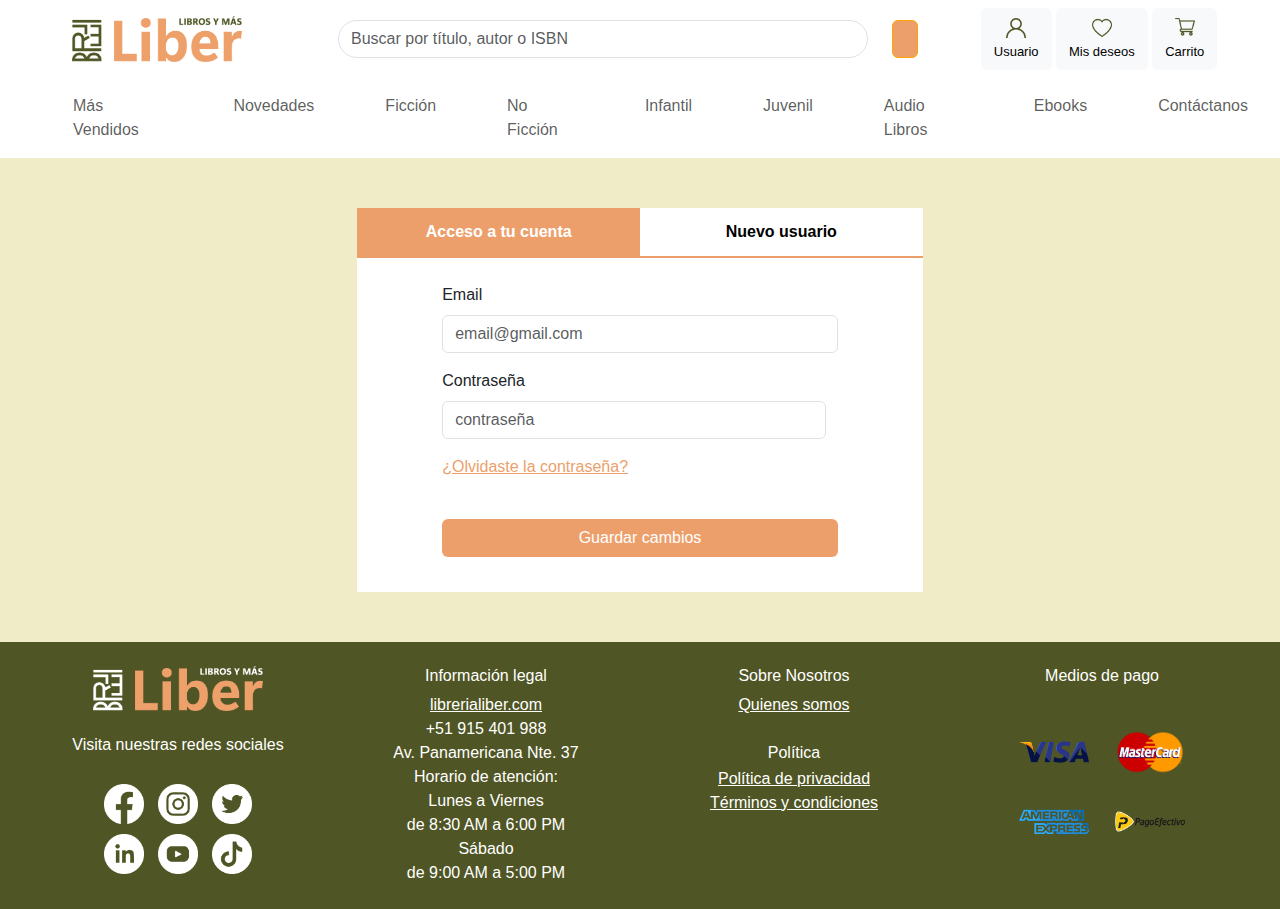
<file: acceso_cuenta.html>
<!DOCTYPE html>
<html lang="es">

<head>
    <meta charset="UTF-8">
    <meta name="viewport" content="width=device-width, initial-scale=1.0">
    <title>Librería Liber</title>
    <link rel="icon" href="img/letra-l.png">
    <link rel="stylesheet" href="https://cdnjs.cloudflare.com/ajax/libs/font-awesome/6.4.2/css/all.min.css"
        integrity="sha512-z3gLpd7yknf1YoNbCzqRKc4qyor8gaKU1qmn+CShxbuBusANI9QpRohGBreCFkKxLhei6S9CQXFEbbKuqLg0DA=="
        crossorigin="anonymous" referrerpolicy="no-referrer" />
    <link rel="stylesheet" href="css/bootstrap.min.css">
    <link rel="stylesheet" href="css/misEstilosUsuario.css">
</head>

<body id="grid">
    <!-- ENCABEZADO -->
    <header id="encabezado" class="container-fluid">
        <div class="row">
            <!-- fila 1 -->
            <div class="row py-2">
                <div class="col-lg-3 d-flex align-items-center justify-content-center">
                    <img id="logo" class="img-fluid" src="img/LibreriaReccursoLogo (1).png" alt="Liber">
                </div>
                <div class="col-lg-6 d-flex align-items-center justify-content-center">
                    <nav class="navbar">
                        <div class="container-fluid">
                            <form class="d-flex" role="search">
                                <input id="busqueda" class="form-control me-4" type="search"
                                    placeholder="Buscar por título, autor o ISBN" size="100%" aria-label="Search">
                                <button id="botonBusqueda" class="btn btn-outline-success" type="submit"><i
                                        class="fa-solid fa-magnifying-glass" style="color: 4F5524;"></i></button>
                            </form>
                        </div>
                    </nav>
                </div>
                <div class="col-lg-3 d-flex justify-content-center align-items-center">
                    <div>
                        <button type="button" class="btn btn-light"><img id="imgEnc" src="img/usuario.png"
                                alt=""><br><span id="letraEnc">Usuario</span></button>
                        <button type="button" class="btn btn-light"><img id="imgEnc" src="img/corazon.png"
                                alt=""><br><span id="letraEnc">Mis deseos</span></button>
                        <button type="button" class="btn btn-light"><img id="imgEnc" src="img/carrito-de-compras.png"
                                alt=""><br><span id="letraEnc">Carrito</span></button>
                    </div>
                </div>
            </div>
            <!-- fila2 -->
            <nav class="row container navbar navbar-expand-lg  bg-white">
                <div class="container d-flex justify-content-center align-items-center">
                    <div id="market"></div>
                    <div class="navbar-brand " style="color: #7c421d;" href="#">Menú</div>
                    <button class="navbar-toggler" type="button" data-bs-toggle="collapse"
                        data-bs-target="#navbarSupportedContent" aria-controls="navbarSupportedContent"
                        aria-expanded="false" aria-label="Toggle navigation">
                        <span class="navbar-toggler-icon"></span>
                    </button>
                    <div class="collapse navbar-collapse " id="navbarSupportedContent">
                        <ul id="barraEnc" style="margin-left: 10px;" class="navbar-nav me-auto mb-2 mb-lg-0 d-flex ">
                            <li class="nav-item5 dropdown">
                                <a class="nav-link " href="#" id="navbarDropdown" role="button"
                                    data-bs-toggle="dropdown" aria-expanded="false">
                                    Más Vendidos
                                </a>
                                <ul class="dropdown-menu">
                                    <li><a class="dropdown-item" href="#">Action</a></li>
                                    <li><a class="dropdown-item" href="#">Another action</a></li>
                                    <li>
                                        <hr class="dropdown-divider">
                                    </li>
                                    <li><a class="dropdown-item" href="#">Something else here</a></li>
                                </ul>
                            </li>
                            <li class="nav-item5 dropdown">
                                <a class="nav-link " href="#" id="navbarDropdown" role="button"
                                    data-bs-toggle="dropdown" aria-expanded="false">
                                    Novedades
                                </a>
                                <ul class="dropdown-menu">
                                    <li><a class="dropdown-item" href="#">Action</a></li>
                                    <li><a class="dropdown-item" href="#">Another action</a></li>
                                    <li>
                                        <hr class="dropdown-divider">
                                    </li>
                                    <li><a class="dropdown-item" href="#">Something else here</a></li>
                                </ul>
                            </li>
                            <li class="nav-item5 dropdown">
                                <a class="nav-link " href="#" id="navbarDropdown" role="button"
                                    data-bs-toggle="dropdown" aria-expanded="false">
                                    Ficción
                                </a>
                                <ul class="dropdown-menu">
                                    <li><a class="dropdown-item" href="#">Action</a></li>
                                    <li><a class="dropdown-item" href="#">Another action</a></li>
                                    <li>
                                        <hr class="dropdown-divider">
                                    </li>
                                    <li><a class="dropdown-item" href="#">Something else here</a></li>
                                </ul>
                            </li>
                            <li class="nav-item5 dropdown">
                                <a class="nav-link " href="#" id="navbarDropdown" role="button"
                                    data-bs-toggle="dropdown" aria-expanded="false">
                                    No Ficción
                                </a>
                                <ul class="dropdown-menu">
                                    <li><a class="dropdown-item" href="#">Action</a></li>
                                    <li><a class="dropdown-item" href="#">Another action</a></li>
                                    <li>
                                        <hr class="dropdown-divider">
                                    </li>
                                    <li><a class="dropdown-item" href="#">Something else here</a></li>
                                </ul>
                            </li>
                            <li class="nav-item5 dropdown">
                                <a class="nav-link " href="#" id="navbarDropdown" role="button"
                                    data-bs-toggle="dropdown" aria-expanded="false">
                                    Infantil
                                </a>
                                <ul class="dropdown-menu">
                                    <li><a class="dropdown-item" href="#">Action</a></li>
                                    <li><a class="dropdown-item" href="#">Another action</a></li>
                                    <li>
                                        <hr class="dropdown-divider">
                                    </li>
                                    <li><a class="dropdown-item" href="#">Something else here</a></li>
                                </ul>
                            </li>
                            <li class="nav-item5 dropdown">
                                <a class="nav-link " href="#" id="navbarDropdown" role="button"
                                    data-bs-toggle="dropdown" aria-expanded="false">
                                    Juvenil
                                </a>
                                <ul class="dropdown-menu">
                                    <li><a class="dropdown-item" href="#">Action</a></li>
                                    <li><a class="dropdown-item" href="#">Another action</a></li>
                                    <li>
                                        <hr class="dropdown-divider">
                                    </li>
                                    <li><a class="dropdown-item" href="#">Something else here</a></li>
                                </ul>
                            </li>
                            <li class="nav-item5 dropdown">
                                <a class="nav-link " href="#" id="navbarDropdown" role="button"
                                    data-bs-toggle="dropdown" aria-expanded="false">
                                    Audio Libros
                                </a>
                                <ul class="dropdown-menu">
                                    <li><a class="dropdown-item" href="#">Action</a></li>
                                    <li><a class="dropdown-item" href="#">Another action</a></li>
                                    <li>
                                        <hr class="dropdown-divider">
                                    </li>
                                    <li><a class="dropdown-item" href="#">Something else here</a></li>
                                </ul>
                            </li>
                            <li class="nav-item5 dropdown">
                                <a class="nav-link " href="#" id="navbarDropdown" role="button"
                                    data-bs-toggle="dropdown" aria-expanded="false">
                                    Ebooks
                                </a>
                                <ul class="dropdown-menu">
                                    <li><a class="dropdown-item" href="#">Action</a></li>
                                    <li><a class="dropdown-item" href="#">Another action</a></li>
                                    <li>
                                        <hr class="dropdown-divider">
                                    </li>
                                    <li><a class="dropdown-item" href="#">Something else here</a></li>
                                </ul>
                            </li>
                            <li class="nav-item5 dropdown">
                                <a class="nav-link " href="#" id="navbarDropdown" role="button"
                                    data-bs-toggle="dropdown" aria-expanded="false">
                                    Contáctanos
                                </a>
                                <ul class="dropdown-menu">
                                    <li><a class="dropdown-item" href="#">Action</a></li>
                                    <li><a class="dropdown-item" href="#">Another action</a></li>
                                    <li>
                                        <hr class="dropdown-divider">
                                    </li>
                                    <li><a class="dropdown-item" href="#">Something else here</a></li>
                                </ul>
                            </li>
                        </ul>
                    </div>
                </div>
            </nav>
        </div>
    </header>

    <!-- CUERPO -->
    <section id="cuerpo" class="container-fluid">

        <div id="IScontenedor">

            <!-- Encabezado del contenedor -->
            <div id="encabezado">
                <ul>
                    <li style="background-color: #ed9f6b;">
                        <a style="color: white;" href="acceso_cuenta.html">Acceso a tu cuenta</a>
                    </li>
                    <li>
                        <a style="color: black;" href="nuevo_usuario.html">Nuevo usuario</a>
                    </li>
                </ul>
            </div>

            <!-- Cuerpo del contenedor -->
            <div id="cuerpo">
                
                <div class="mb-3">
                    <label for="email" class="form-label">Email</label>
                    <input type="email" name="email" class="form-control" id="email" placeholder="email@gmail.com">
                </div>
                
                <label for="contraseña" class="form-label">Contraseña</label>
                <div class="mb-3 contraseña-container" id="contraseña">
                    <input type="password" name="password" class="form-control pass" id="pass" placeholder="contraseña">
                    <button class="btnContraseña" onclick="togglePassword(this)" type="button" id="button-addon2"><i
                            class="fa-solid fa-eye"></i></button>
                </div>
                

                <a href="">¿Olvidaste la contraseña?</a>

                <div class="d-grid gap-2">
                    <button class="btn guardar" type="button">Guardar cambios</button>
                </div>

            </div>

        </div>
    </section>

    <!-- PIE DE PÁGINA -->
    <footer id="pie" class="container-fluid">
        <div id="pieCaja" class="row p-4 text-white">
            <div class="col-md-6 col-lg-3 " style="text-align: center;">
                <a href=""><img id="logo" src="img/libbRecurso 2png.png" alt=""></a>
                <br><br>
                <p class="h6">Visita nuestras redes sociales</p>
                <div id="redes">
                    <a href=""><img src="img/facebook.png" alt=""></a>
                    <a href=""><img src="img/instagram.png" alt=""></a>
                    <a href=""><img src="img/twitter.png" alt=""></a><br>
                    <a href=""><img src="img/linkedin.png" alt=""></a>
                    <a href=""><img src="img/youtube.png" alt=""></a>
                    <a href=""><img src="img/tiktok.png" alt=""></a>
                </div>
            </div><br><br>
            <div class="col-md-6  col-lg-3 " style="text-align: center;">
                <p class="h6">Información legal</p>
                <a href="" class="text-white">librerialiber.com</a>
                <p style="margin-bottom: 0;">+51 915 401 988</p>
                <p style="margin-bottom: 0;">Av. Panamericana Nte. 37</p>
                <p style="margin-bottom: 0;">Horario de atención:</p>
                <p style="margin-bottom: 0;">Lunes a Viernes</p>
                <p style="margin-bottom: 0;">de 8:30 AM a 6:00 PM</p>
                <p style="margin-bottom: 0;">Sábado</p>
                <p style="margin-bottom: 0;">de 9:00 AM a 5:00 PM</p>
            </div><br><br>
            <div class="col-md-6  col-lg-3" style="text-align: center;">
                <p class="h6">Sobre Nosotros</p>
                <a href="" class="text-white">Quienes somos</a><br><br>
                <p style="margin-bottom: 2px;">Política</p>
                <a href="" class="text-white">Política de privacidad</a><br>
                <a href="" class="text-white">Términos y condiciones</a>
            </div><br><br>
            <div class="col-md-6  col-lg-3" style="text-align: center;">
                <p class="h6">Medios de pago</p><br>
                <img src="img/visa.png" alt="">&nbsp;&nbsp;&nbsp;&nbsp;&nbsp;
                <img src="img/masterCard.png" alt=""><br>
                <img src="img/american-express.png" alt="">&nbsp;&nbsp;&nbsp;&nbsp;&nbsp;
                <img src="img/pagoEfectivo.png" alt=""><br>
            </div>
        </div>
    </footer>

    <script src="js/bootstrap.bundle.min.js"></script>
    <script src="https://code.jquery.com/jquery-3.7.1.min.js"
        integrity="sha256-/JqT3SQfawRcv/BIHPThkBvs0OEvtFFmqPF/lYI/Cxo=" crossorigin="anonymous"></script>
    <script src="js/misProgramas.js"></script>
</body>

</html>
</file>
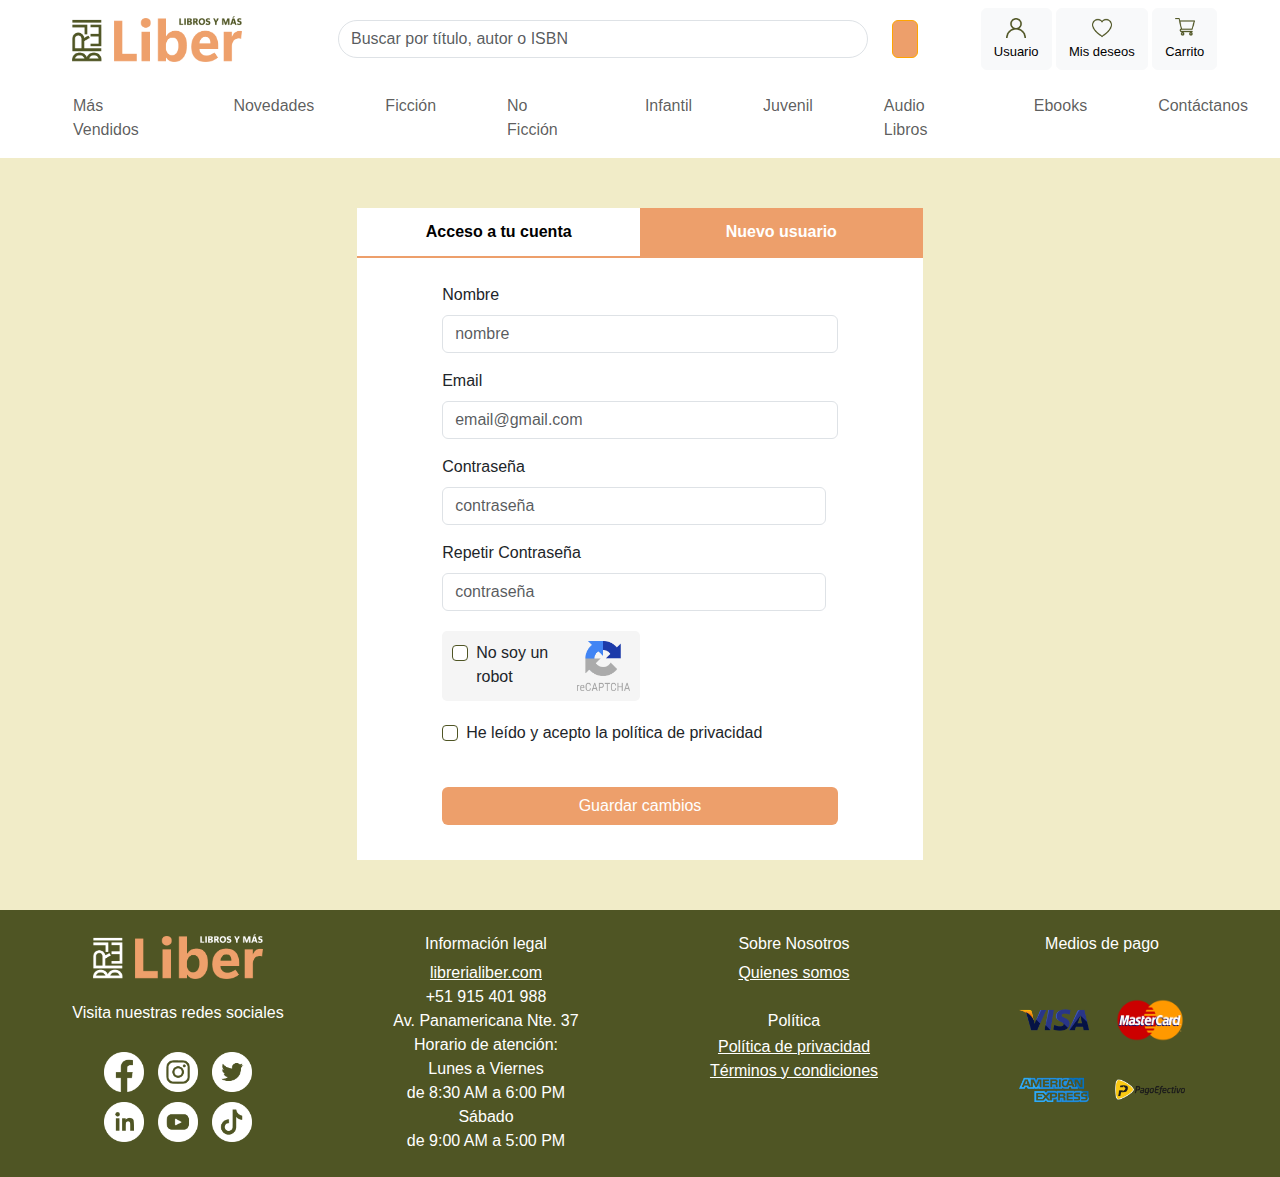
<file: nuevo_usuario.html>
<!DOCTYPE html>
<html lang="es">

<head>
    <meta charset="UTF-8">
    <meta name="viewport" content="width=device-width, initial-scale=1.0">
    <title>Librería Liber</title>
    <link rel="icon" href="img/letra-l.png">
    <link rel="stylesheet" href="https://cdnjs.cloudflare.com/ajax/libs/font-awesome/6.4.2/css/all.min.css"
        integrity="sha512-z3gLpd7yknf1YoNbCzqRKc4qyor8gaKU1qmn+CShxbuBusANI9QpRohGBreCFkKxLhei6S9CQXFEbbKuqLg0DA=="
        crossorigin="anonymous" referrerpolicy="no-referrer" />
    <link rel="stylesheet" href="css/bootstrap.min.css">
    <link rel="stylesheet" href="css/misEstilosUsuario.css">
</head>

<body id="grid">
    <!-- ENCABEZADO -->
    <header id="encabezado" class="container-fluid">
        <div class="row">
            <!-- fila 1 -->
            <div class="row py-2">
                <div class="col-lg-3 d-flex align-items-center justify-content-center">
                    <img id="logo" class="img-fluid" src="img/LibreriaReccursoLogo (1).png" alt="Liber">
                </div>
                <div class="col-lg-6 d-flex align-items-center justify-content-center">
                    <nav class="navbar">
                        <div class="container-fluid">
                            <form class="d-flex" role="search">
                                <input id="busqueda" class="form-control me-4" type="search"
                                    placeholder="Buscar por título, autor o ISBN" size="100%" aria-label="Search">
                                <button id="botonBusqueda" class="btn btn-outline-success" type="submit"><i
                                        class="fa-solid fa-magnifying-glass" style="color: 4F5524;"></i></button>
                            </form>
                        </div>
                    </nav>
                </div>
                <div class="col-lg-3 d-flex justify-content-center align-items-center">
                    <div>
                        <button type="button" class="btn btn-light"><img id="imgEnc" src="img/usuario.png"
                                alt=""><br><span id="letraEnc">Usuario</span></button>
                        <button type="button" class="btn btn-light"><img id="imgEnc" src="img/corazon.png"
                                alt=""><br><span id="letraEnc">Mis deseos</span></button>
                        <button type="button" class="btn btn-light"><img id="imgEnc" src="img/carrito-de-compras.png"
                                alt=""><br><span id="letraEnc">Carrito</span></button>
                    </div>
                </div>
            </div>
            <!-- fila2 -->
            <nav class="row container navbar navbar-expand-lg  bg-white">
                <div class="container d-flex justify-content-center align-items-center">
                    <div id="market"></div>
                    <div class="navbar-brand " style="color: #7c421d;" href="#">Menú</div>
                    <button class="navbar-toggler" type="button" data-bs-toggle="collapse"
                        data-bs-target="#navbarSupportedContent" aria-controls="navbarSupportedContent"
                        aria-expanded="false" aria-label="Toggle navigation">
                        <span class="navbar-toggler-icon"></span>
                    </button>
                    <div class="collapse navbar-collapse " id="navbarSupportedContent">
                        <ul id="barraEnc" style="margin-left: 10px;" class="navbar-nav me-auto mb-2 mb-lg-0 d-flex ">
                            <li class="nav-item5 dropdown">
                                <a class="nav-link " href="#" id="navbarDropdown" role="button"
                                    data-bs-toggle="dropdown" aria-expanded="false">
                                    Más Vendidos
                                </a>
                                <ul class="dropdown-menu">
                                    <li><a class="dropdown-item" href="#">Action</a></li>
                                    <li><a class="dropdown-item" href="#">Another action</a></li>
                                    <li>
                                        <hr class="dropdown-divider">
                                    </li>
                                    <li><a class="dropdown-item" href="#">Something else here</a></li>
                                </ul>
                            </li>
                            <li class="nav-item5 dropdown">
                                <a class="nav-link " href="#" id="navbarDropdown" role="button"
                                    data-bs-toggle="dropdown" aria-expanded="false">
                                    Novedades
                                </a>
                                <ul class="dropdown-menu">
                                    <li><a class="dropdown-item" href="#">Action</a></li>
                                    <li><a class="dropdown-item" href="#">Another action</a></li>
                                    <li>
                                        <hr class="dropdown-divider">
                                    </li>
                                    <li><a class="dropdown-item" href="#">Something else here</a></li>
                                </ul>
                            </li>
                            <li class="nav-item5 dropdown">
                                <a class="nav-link " href="#" id="navbarDropdown" role="button"
                                    data-bs-toggle="dropdown" aria-expanded="false">
                                    Ficción
                                </a>
                                <ul class="dropdown-menu">
                                    <li><a class="dropdown-item" href="#">Action</a></li>
                                    <li><a class="dropdown-item" href="#">Another action</a></li>
                                    <li>
                                        <hr class="dropdown-divider">
                                    </li>
                                    <li><a class="dropdown-item" href="#">Something else here</a></li>
                                </ul>
                            </li>
                            <li class="nav-item5 dropdown">
                                <a class="nav-link " href="#" id="navbarDropdown" role="button"
                                    data-bs-toggle="dropdown" aria-expanded="false">
                                    No Ficción
                                </a>
                                <ul class="dropdown-menu">
                                    <li><a class="dropdown-item" href="#">Action</a></li>
                                    <li><a class="dropdown-item" href="#">Another action</a></li>
                                    <li>
                                        <hr class="dropdown-divider">
                                    </li>
                                    <li><a class="dropdown-item" href="#">Something else here</a></li>
                                </ul>
                            </li>
                            <li class="nav-item5 dropdown">
                                <a class="nav-link " href="#" id="navbarDropdown" role="button"
                                    data-bs-toggle="dropdown" aria-expanded="false">
                                    Infantil
                                </a>
                                <ul class="dropdown-menu">
                                    <li><a class="dropdown-item" href="#">Action</a></li>
                                    <li><a class="dropdown-item" href="#">Another action</a></li>
                                    <li>
                                        <hr class="dropdown-divider">
                                    </li>
                                    <li><a class="dropdown-item" href="#">Something else here</a></li>
                                </ul>
                            </li>
                            <li class="nav-item5 dropdown">
                                <a class="nav-link " href="#" id="navbarDropdown" role="button"
                                    data-bs-toggle="dropdown" aria-expanded="false">
                                    Juvenil
                                </a>
                                <ul class="dropdown-menu">
                                    <li><a class="dropdown-item" href="#">Action</a></li>
                                    <li><a class="dropdown-item" href="#">Another action</a></li>
                                    <li>
                                        <hr class="dropdown-divider">
                                    </li>
                                    <li><a class="dropdown-item" href="#">Something else here</a></li>
                                </ul>
                            </li>
                            <li class="nav-item5 dropdown">
                                <a class="nav-link " href="#" id="navbarDropdown" role="button"
                                    data-bs-toggle="dropdown" aria-expanded="false">
                                    Audio Libros
                                </a>
                                <ul class="dropdown-menu">
                                    <li><a class="dropdown-item" href="#">Action</a></li>
                                    <li><a class="dropdown-item" href="#">Another action</a></li>
                                    <li>
                                        <hr class="dropdown-divider">
                                    </li>
                                    <li><a class="dropdown-item" href="#">Something else here</a></li>
                                </ul>
                            </li>
                            <li class="nav-item5 dropdown">
                                <a class="nav-link " href="#" id="navbarDropdown" role="button"
                                    data-bs-toggle="dropdown" aria-expanded="false">
                                    Ebooks
                                </a>
                                <ul class="dropdown-menu">
                                    <li><a class="dropdown-item" href="#">Action</a></li>
                                    <li><a class="dropdown-item" href="#">Another action</a></li>
                                    <li>
                                        <hr class="dropdown-divider">
                                    </li>
                                    <li><a class="dropdown-item" href="#">Something else here</a></li>
                                </ul>
                            </li>
                            <li class="nav-item5 dropdown">
                                <a class="nav-link " href="#" id="navbarDropdown" role="button"
                                    data-bs-toggle="dropdown" aria-expanded="false">
                                    Contáctanos
                                </a>
                                <ul class="dropdown-menu">
                                    <li><a class="dropdown-item" href="#">Action</a></li>
                                    <li><a class="dropdown-item" href="#">Another action</a></li>
                                    <li>
                                        <hr class="dropdown-divider">
                                    </li>
                                    <li><a class="dropdown-item" href="#">Something else here</a></li>
                                </ul>
                            </li>
                        </ul>
                    </div>
                </div>
            </nav>
        </div>
    </header>

    <!-- CUERPO -->
    <section id="cuerpo" class="container-fluid">

        <div id="IScontenedor">

            <!-- Encabezado del contenedor -->
            <div id="encabezado">
                <ul>
                    <li>
                        <a style="color: black;" href="acceso_cuenta.html">Acceso a tu cuenta</a>
                    </li>
                    <li style="background-color: #ed9f6b;">
                        <a style="color: white;" href="nuevo_usuario.html">Nuevo usuario</a>
                    </li>
                </ul>
            </div>

            <!-- Cuerpo del contenedor -->
            <div id="cuerpo">
                <div class="mb-3">
                    <label for="nombre" class="form-label">Nombre</label>
                    <input type="text" name="nombre" class="form-control" id="nombre" placeholder="nombre">
                </div>
                <div class="mb-3">
                    <label for="email" class="form-label">Email</label>
                    <input type="email" name="email" class="form-control" id="email" placeholder="email@gmail.com">
                </div>
                
                <label for="contraseña" class="form-label">Contraseña</label>
                <div class="mb-3 contraseña-container" id="contraseña">
                    <input type="password" name="password" class="form-control pass" id="pass" placeholder="contraseña">
                    <button class="btnContraseña" onclick="togglePassword(this)" type="button" id="button-addon2"><i
                            class="fa-solid fa-eye"></i></button>
                </div>
                
                <label for="contraseña" class="form-label">Repetir Contraseña</label>
                <div class="mb-3 contraseña-container" id="contraseña">
                    <input type="password" name="password" class="form-control pass" id="pass" placeholder="contraseña">
                    <button class="btnContraseña" onclick="togglePassword(this)" type="button" id="button-addon2"><i
                            class="fa-solid fa-eye"></i></button>
                </div>

                <div id="noRobot">
                    <div class="form-check">
                        <input class="form-check-input" type="checkbox" value="" id="flexCheckDefault">
                        <label class="form-check-label" for="flexCheckDefault">
                            No soy un robot
                        </label>
                    </div>
                    <img src="img/captcha.png" alt="">
                </div>

                <div class="form-check">
                    <input class="form-check-input" type="checkbox" value="" id="flexCheckDefault">
                    <label class="form-check-label" for="flexCheckDefault">
                        He leído y acepto la política de privacidad
                    </label>
                </div>

                <div class="d-grid gap-2">
                    <button class="btn guardar" type="button">Guardar cambios</button>
                </div>

            </div>

        </div>
    </section>

    <!-- PIE DE PÁGINA -->
    <footer id="pie" class="container-fluid">
        <div id="pieCaja" class="row p-4 text-white">
            <div class="col-md-6 col-lg-3 " style="text-align: center;">
                <a href=""><img id="logo" src="img/libbRecurso 2png.png" alt=""></a>
                <br><br>
                <p class="h6">Visita nuestras redes sociales</p>
                <div id="redes">
                    <a href=""><img src="img/facebook.png" alt=""></a>
                    <a href=""><img src="img/instagram.png" alt=""></a>
                    <a href=""><img src="img/twitter.png" alt=""></a><br>
                    <a href=""><img src="img/linkedin.png" alt=""></a>
                    <a href=""><img src="img/youtube.png" alt=""></a>
                    <a href=""><img src="img/tiktok.png" alt=""></a>
                </div>
            </div><br><br>
            <div class="col-md-6  col-lg-3 " style="text-align: center;">
                <p class="h6">Información legal</p>
                <a href="" class="text-white">librerialiber.com</a>
                <p style="margin-bottom: 0;">+51 915 401 988</p>
                <p style="margin-bottom: 0;">Av. Panamericana Nte. 37</p>
                <p style="margin-bottom: 0;">Horario de atención:</p>
                <p style="margin-bottom: 0;">Lunes a Viernes</p>
                <p style="margin-bottom: 0;">de 8:30 AM a 6:00 PM</p>
                <p style="margin-bottom: 0;">Sábado</p>
                <p style="margin-bottom: 0;">de 9:00 AM a 5:00 PM</p>
            </div><br><br>
            <div class="col-md-6  col-lg-3" style="text-align: center;">
                <p class="h6">Sobre Nosotros</p>
                <a href="" class="text-white">Quienes somos</a><br><br>
                <p style="margin-bottom: 2px;">Política</p>
                <a href="" class="text-white">Política de privacidad</a><br>
                <a href="" class="text-white">Términos y condiciones</a>
            </div><br><br>
            <div class="col-md-6  col-lg-3" style="text-align: center;">
                <p class="h6">Medios de pago</p><br>
                <img src="img/visa.png" alt="">&nbsp;&nbsp;&nbsp;&nbsp;&nbsp;
                <img src="img/masterCard.png" alt=""><br>
                <img src="img/american-express.png" alt="">&nbsp;&nbsp;&nbsp;&nbsp;&nbsp;
                <img src="img/pagoEfectivo.png" alt=""><br>
            </div>
        </div>
    </footer>

    <script src="js/bootstrap.bundle.min.js"></script>
    <script src="https://code.jquery.com/jquery-3.7.1.min.js"
        integrity="sha256-/JqT3SQfawRcv/BIHPThkBvs0OEvtFFmqPF/lYI/Cxo=" crossorigin="anonymous"></script>
    <script src="js/misProgramas.js"></script>
</body>

</html>
</file>
<file: css/misEstilos.css>
#logo {
    width: 170px;
}

body {
    font-family: Arial, Helvetica, sans-serif;
}

/*Encabezado*/
#busqueda {
    border-radius: 30px;
}

#botonBusqueda {
    background-color: #ed9f6b;
    border-color: orange;
}

#imgEnc {
    width: 20px;
}

#letraEnc {
    font-size: 13px;
}

#barraEnc>li {
    margin-left: 55px;
}

.navbar-brand {
    display: none;
}

@media (max-width: 991px) {
    .navbar-brand {
        display: block;
    }

    #barraEnc>li {
        margin-left: 0px;
    }
}

#barraEnc>li:hover {
    background-color: #ed9f6b;
}

/*CUERPO*/
section {
    background-color: #f1ecc8;
    width: 100%;
    margin: 0;
}

#anuncio img {
    padding: 0px;
}

#carrusel img {
    height: 350px;
}

#carrusel {
    padding: 0px;
}

/*Carrusel de libros*/
.card {
    margin: 0 .5em;
    box-shadow: 2px 6px 8px 0 rgba(22, 22, 26, 0.18);
    border: none;
}

.contenedor-principal {
    display: flex;
    align-items: center;
    position: relative;
}

.contenedor-principal {
    margin: 0 auto;
}

.contenedor-principal .flecha-izquierda,
.contenedor-principal .flecha-derecha {
    position: absolute;
    border: none;
    background: transparent;
    font-size: 40px;
    height: 50px;
    top: calc(50% -25%);
    line-height: 40px;
    width: 50px;
    color: #4f5524;
    cursor: pointer;
    z-index: 500;
    transition: .2s ease all;
    border-radius: 20px;
}

.contenedor-principal .flecha-izquierda {
    left: 0;
}

.contenedor-principal .flecha-derecha {
    right: 0;
}

.contenedor-principal .flecha-izquierda:hover,
.contenedor-principal .flecha-derecha:hover {
    background: #ed9f6b;
}

.contenedor-carousel {
    width: 100%;
    height: 100%;
    padding: 20px 0;
    overflow: hidden;
    scroll-behavior: smooth;
}

.contenedor-carousel2 {
    width: 100%;
    height: 100%;
    padding: 20px 0;
    overflow: hidden;
    scroll-behavior: smooth;
}

.contenedor-carousel3 {
    width: 100%;
    height: 100%;
    padding: 20px 0;
    overflow: hidden;
    scroll-behavior: smooth;
}

.contenedor-carousel4 {
    width: 100%;
    height: 100%;
    padding: 20px 0;
    overflow: hidden;
    scroll-behavior: smooth;
}

.contenedor-carousel .carousel-products {
    display: flex;
    flex-wrap: nowrap;
}

.contenedor-carousel2 .carousel-products {
    display: flex;
    flex-wrap: nowrap;
}

.contenedor-carousel3 .carousel-products {
    display: flex;
    flex-wrap: nowrap;
}

.contenedor-carousel4 .carousel-products {
    display: flex;
    flex-wrap: nowrap;
}

/* .producto {} */

.producto:hover {
    border-color: var(--botones);
}

.btn-add-cart:hover {
    background: var(--botones);
}

.producto:hover {
    transform: scale(1.1);
    transform-origin: center;
}

/*Publicidad Pequeña*/
#publicidadPequeña img {
    width: 375px;
}

/*Información publicitaria*/
#infoPubli {
    background-color: #ed9f6b;
}

#infoPubli img {
    width: 80px;
}

/*Suscribete*/




/*Pie de página*/
footer {
    background-color: #4f5524;
}

footer img {
    width: 70px;
}

#redes {
    margin-top: 25px;
}

#redes img {
    width: 40px;
    margin: 5px;
}

/* Inicio de sesión */



#IScontenedor{
    border: 2px solid red;
    background-color: white;
    width: 40%;
    margin: 50px auto;
}

#IScontenedor ul{
    display: flex;
    justify-content: center;
    border: 2px solid blue;
    width: 100%;
    margin: auto;
    padding-left: 0;
}

#IScontenedor li{
    list-style: none;
    border: 2px solid greenyellow;
    width: 50%;
    text-align: center;
}

#IScontenedor a{
    text-decoration: none;
    color: black;
}

#IScontenedor li:hover {
    background-color: #ed9f6b;
}

#IScontenedor a:hover {
    color: white;
}

#IScontenedor input{
    display: block;
}

#IScontenedor #cuerpo{
    border: 2px solid greenyellow;
    margin: 25px 50px;
}

@media (min-width: 768px) and (max-width: 1200px) {

    #pieCaja>div {
        padding-bottom: 30px;
    }

    .contenedor-principal {
        font-size: 14px;
    }

    .contenedor-carousel {
        overflow: visible;
    }

    .contenedor-carousel2 {
        overflow: visible;
    }

    .contenedor-carousel3 {
        overflow: visible;
    }

    .contenedor-carousel4 {
        overflow: visible;
    }

    .contenedor-carousel .carousel-products {
        display: grid;
        grid-template-columns: repeat(3, 1fr);
        gap: 20px;
    }

    .contenedor-carousel2 .carousel-products {
        display: grid;
        grid-template-columns: repeat(3, 1fr);
        gap: 20px;
    }

    .contenedor-carousel3 .carousel-products {
        display: grid;
        grid-template-columns: repeat(3, 1fr);
        gap: 20px;
    }

    .contenedor-carousel4 .carousel-products {
        display: grid;
        grid-template-columns: repeat(3, 1fr);
        gap: 20px;
    }

    .indicadores,
    .flecha-izquierda,
    .flecha-derecha,
    .flecha-izquierda2,
    .flecha-derecha2,
    .flecha-izquierda3,
    .flecha-derecha3,
    .flecha-izquierda4,
    .flecha-derecha4 {
        display: none;
    }
}

@media (max-width: 768px) {
    #pieCaja>div {
        padding-bottom: 30px;
    }

    .contenedor-principal {
        font-size: 14px;
    }

    .contenedor-carousel {
        overflow: visible;
    }

    .contenedor-carousel2 {
        overflow: visible;
    }

    .contenedor-carousel3 {
        overflow: visible;
    }

    .contenedor-carousel4 {
        overflow: visible;
    }

    .contenedor-carousel .carousel-products {
        display: grid;
        grid-template-columns: repeat(2, 1fr);
        gap: 20px;
    }

    .contenedor-carousel2 .carousel-products {
        display: grid;
        grid-template-columns: repeat(2, 1fr);
        gap: 20px;
    }

    .contenedor-carousel3 .carousel-products {
        display: grid;
        grid-template-columns: repeat(2, 1fr);
        gap: 20px;
    }

    .contenedor-carousel4 .carousel-products {
        display: grid;
        grid-template-columns: repeat(2, 1fr);
        gap: 20px;
    }

    .indicadores,
    .flecha-izquierda,
    .flecha-derecha,
    .flecha-izquierda2,
    .flecha-derecha2,
    .flecha-izquierda3,
    .flecha-derecha3,
    .flecha-izquierda4,
    .flecha-derecha4 {
        display: none;
    }
}
</file>
<file: css/misEstilosUsuario.css>
#logo {
    width: 170px;
}

body {
    font-family: Arial, Helvetica, sans-serif;
}

/*Encabezado*/
#busqueda {
    border-radius: 30px;
}

#botonBusqueda {
    background-color: #ed9f6b;
    border-color: orange;
}

#imgEnc {
    width: 20px;
}

#letraEnc {
    font-size: 13px;
}

#barraEnc>li {
    margin-left: 55px;
}

.navbar-brand {
    display: none;
}

@media (max-width: 991px) {
    .navbar-brand {
        display: block;
    }

    #barraEnc>li {
        margin-left: 0px;
    }
}

#barraEnc>li:hover {
    background-color: #ed9f6b;
}

/*CUERPO*/
section {
    background-color: #f1ecc8;
    width: 100%;
    overflow: hidden;
}

/*Pie de página*/
footer {
    background-color: #4f5524;
}

footer img {
    width: 70px;
}

#redes {
    margin-top: 25px;
}

#redes img {
    width: 40px;
    margin: 5px;
}

/************************************************************/

/* Accesoa tu cuenta */

#IScontenedor {
    background-color: white;
    width: 45%;
    margin: 50px auto;
    padding-bottom: 10px;
}

/* Encabezado del contenedor */

#IScontenedor #encabezado {
    height: 50px;
    border-bottom: 2px solid #ed9f6b;
}

#IScontenedor ul {
    display: flex;
    justify-content: center;
    width: 100%;
    height: 100%;
    align-items: center;
    margin: auto;
    padding: 0;
}

#IScontenedor li {
    list-style: none;
    width: 50%;
    height: 100%;
    padding: 0;
    display: flex;
    align-items: center;
    justify-content: center;
}

#IScontenedor #encabezado a {
    text-decoration: none;
    width: 100%;
    height: auto;
    text-align: center;
    display: block;
    font-weight: bold;
    font-size: 16px;
}

/* Cuerpo */

#IScontenedor input {
    display: block;
}

#IScontenedor #cuerpo {
    margin: 25px 15%;
}

#IScontenedor #cuerpo a {
    color: #ed9f6b;
}

#IScontenedor #cuerpo a:hover {
    color: #d67b4e;
}

#IScontenedor #cuerpo #contraseña{
    display: flex;
    align-items: center;
    margin: 0;
}

#IScontenedor #cuerpo i{
    color: #4f5524;
    cursor: pointer;
}

#IScontenedor #cuerpo .btnContraseña{
    background-color: rgba(255, 255, 255, 0);
    border: none;
    
}

#IScontenedor #cuerpo .guardar{
    background-color: #ed9f6b;
    color: white;
    margin-top: 10%;
}

#IScontenedor #cuerpo .guardar:hover {
    background-color: #d67b4e;
    border-color: #d67b4e;
}

/************************************************************/

/* Nuevo usuario */

#IScontenedor #noRobot{
    background-color: #f5f5f5;
    width: 50%;
    display: flex;
    align-items: center;
    margin: 20px 0;
    padding: 10px; 
    border-radius: 5px;
}

#IScontenedor #noRobot .form-check {
    margin-right: 20px;
}

#IScontenedor #noRobot img{
    height: 50px;
}

#IScontenedor #noRobot:hover {
    cursor: pointer;
    background-color: #e2e6ea; 
}

#IScontenedor #cuerpo input[type="checkbox"] {
    border-color: #4f5524;
}

#IScontenedor #cuerpo input[type="checkbox"]:checked {
    background-color: #4f5524; 
}


#IScontenedor #cuerpo input[type="checkbox"]:focus {
    outline: none;
    box-shadow: none;
}

#IScontenedor #cuerpo input[type="text"]:focus,
#IScontenedor #cuerpo input[type="password"]:focus,
#IScontenedor #cuerpo input[type="email"]:focus,
#IScontenedor #cuerpo input[type="number"]:focus {   
    border: none;
    outline: none;
    box-shadow: 0 0 0 0.2rem #c0c0c0
}

@media (min-width: 768px) and (max-width: 1200px) {

    #pieCaja>div {
        padding-bottom: 30px;
    }

    .contenedor-principal {
        font-size: 14px;
    }

    .contenedor-carousel {
        overflow: visible;
    }

    .contenedor-carousel2 {
        overflow: visible;
    }

    .contenedor-carousel3 {
        overflow: visible;
    }

    .contenedor-carousel4 {
        overflow: visible;
    }

    .contenedor-carousel .carousel-products {
        display: grid;
        grid-template-columns: repeat(3, 1fr);
        gap: 20px;
    }

    .contenedor-carousel2 .carousel-products {
        display: grid;
        grid-template-columns: repeat(3, 1fr);
        gap: 20px;
    }

    .contenedor-carousel3 .carousel-products {
        display: grid;
        grid-template-columns: repeat(3, 1fr);
        gap: 20px;
    }

    .contenedor-carousel4 .carousel-products {
        display: grid;
        grid-template-columns: repeat(3, 1fr);
        gap: 20px;
    }

    .indicadores,
    .flecha-izquierda,
    .flecha-derecha,
    .flecha-izquierda2,
    .flecha-derecha2,
    .flecha-izquierda3,
    .flecha-derecha3,
    .flecha-izquierda4,
    .flecha-derecha4 {
        display: none;
    }
}

@media (max-width: 768px) {
    #pieCaja>div {
        padding-bottom: 30px;
    }

    .contenedor-principal {
        font-size: 14px;
    }

    .contenedor-carousel {
        overflow: visible;
    }

    .contenedor-carousel2 {
        overflow: visible;
    }

    .contenedor-carousel3 {
        overflow: visible;
    }

    .contenedor-carousel4 {
        overflow: visible;
    }

    .contenedor-carousel .carousel-products {
        display: grid;
        grid-template-columns: repeat(2, 1fr);
        gap: 20px;
    }

    .contenedor-carousel2 .carousel-products {
        display: grid;
        grid-template-columns: repeat(2, 1fr);
        gap: 20px;
    }

    .contenedor-carousel3 .carousel-products {
        display: grid;
        grid-template-columns: repeat(2, 1fr);
        gap: 20px;
    }

    .contenedor-carousel4 .carousel-products {
        display: grid;
        grid-template-columns: repeat(2, 1fr);
        gap: 20px;
    }

    .indicadores,
    .flecha-izquierda,
    .flecha-derecha,
    .flecha-izquierda2,
    .flecha-derecha2,
    .flecha-izquierda3,
    .flecha-derecha3,
    .flecha-izquierda4,
    .flecha-derecha4 {
        display: none;
    }
}
</file>
